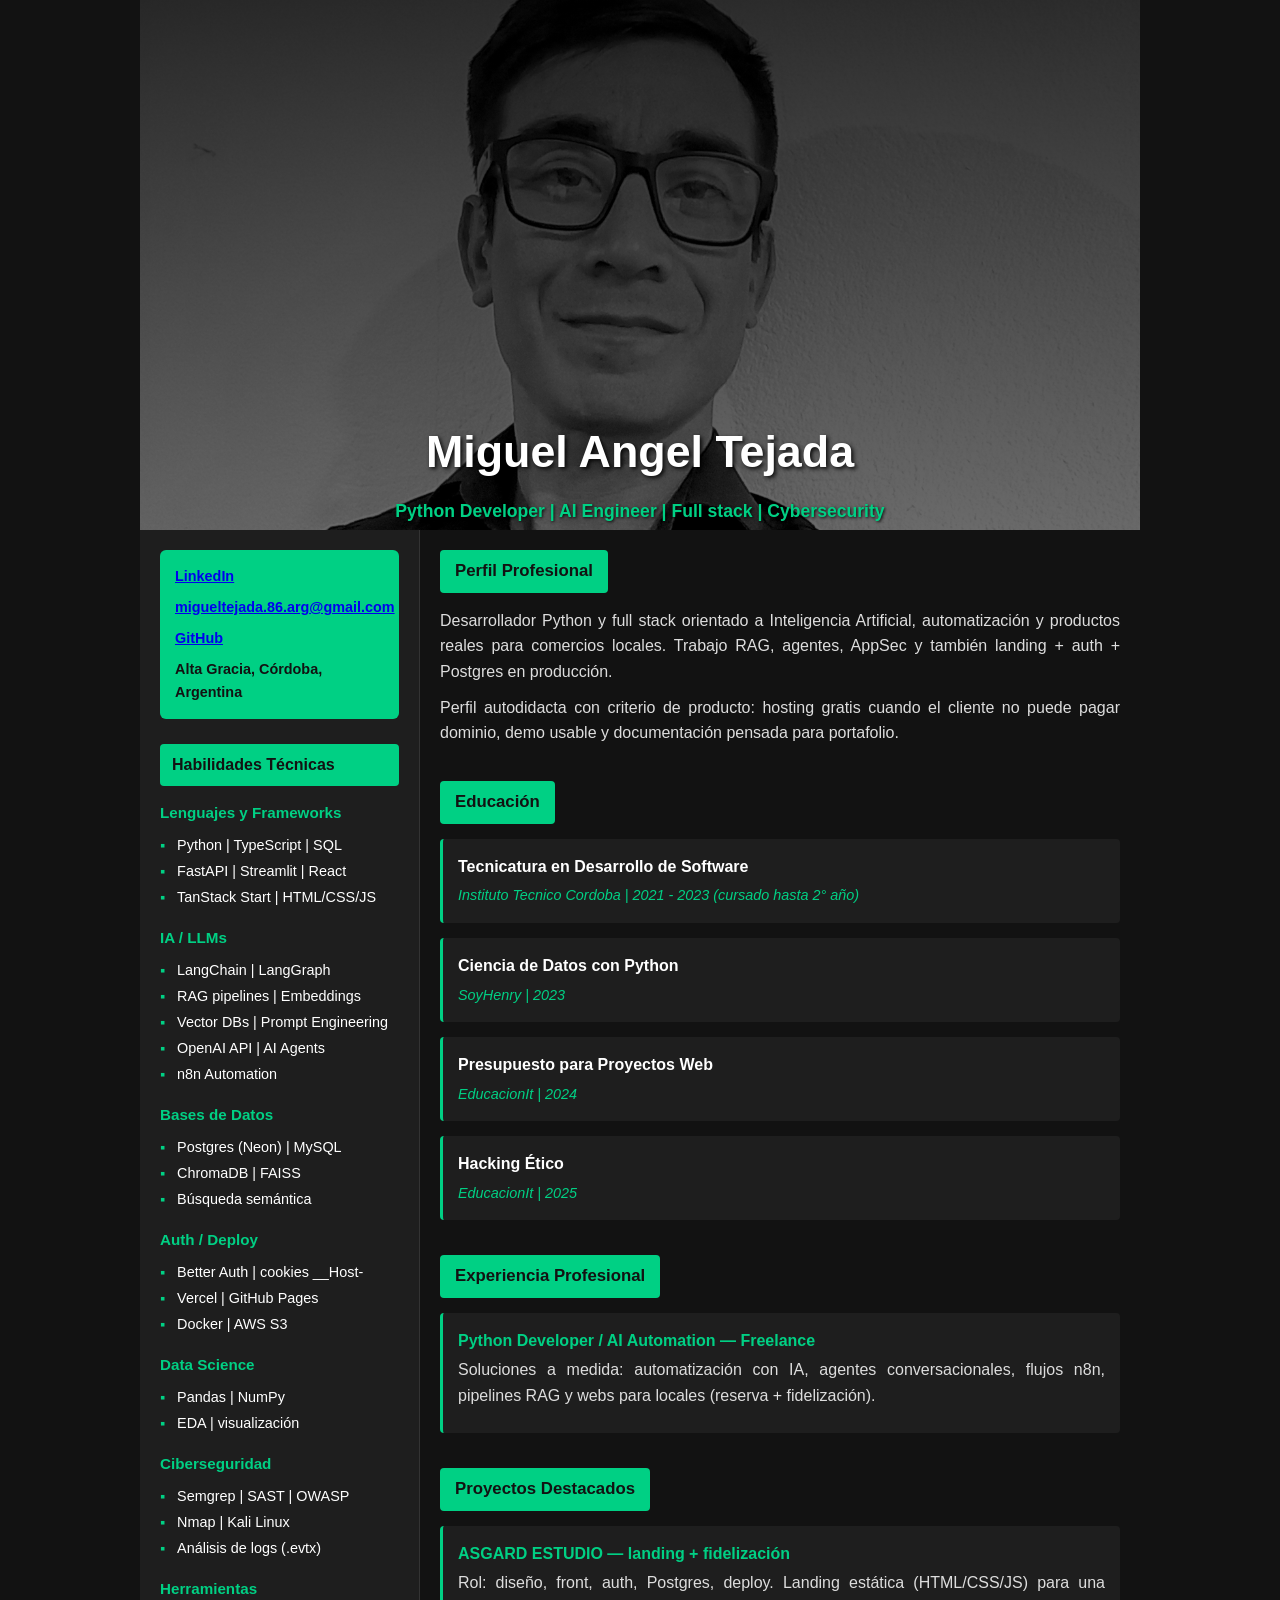
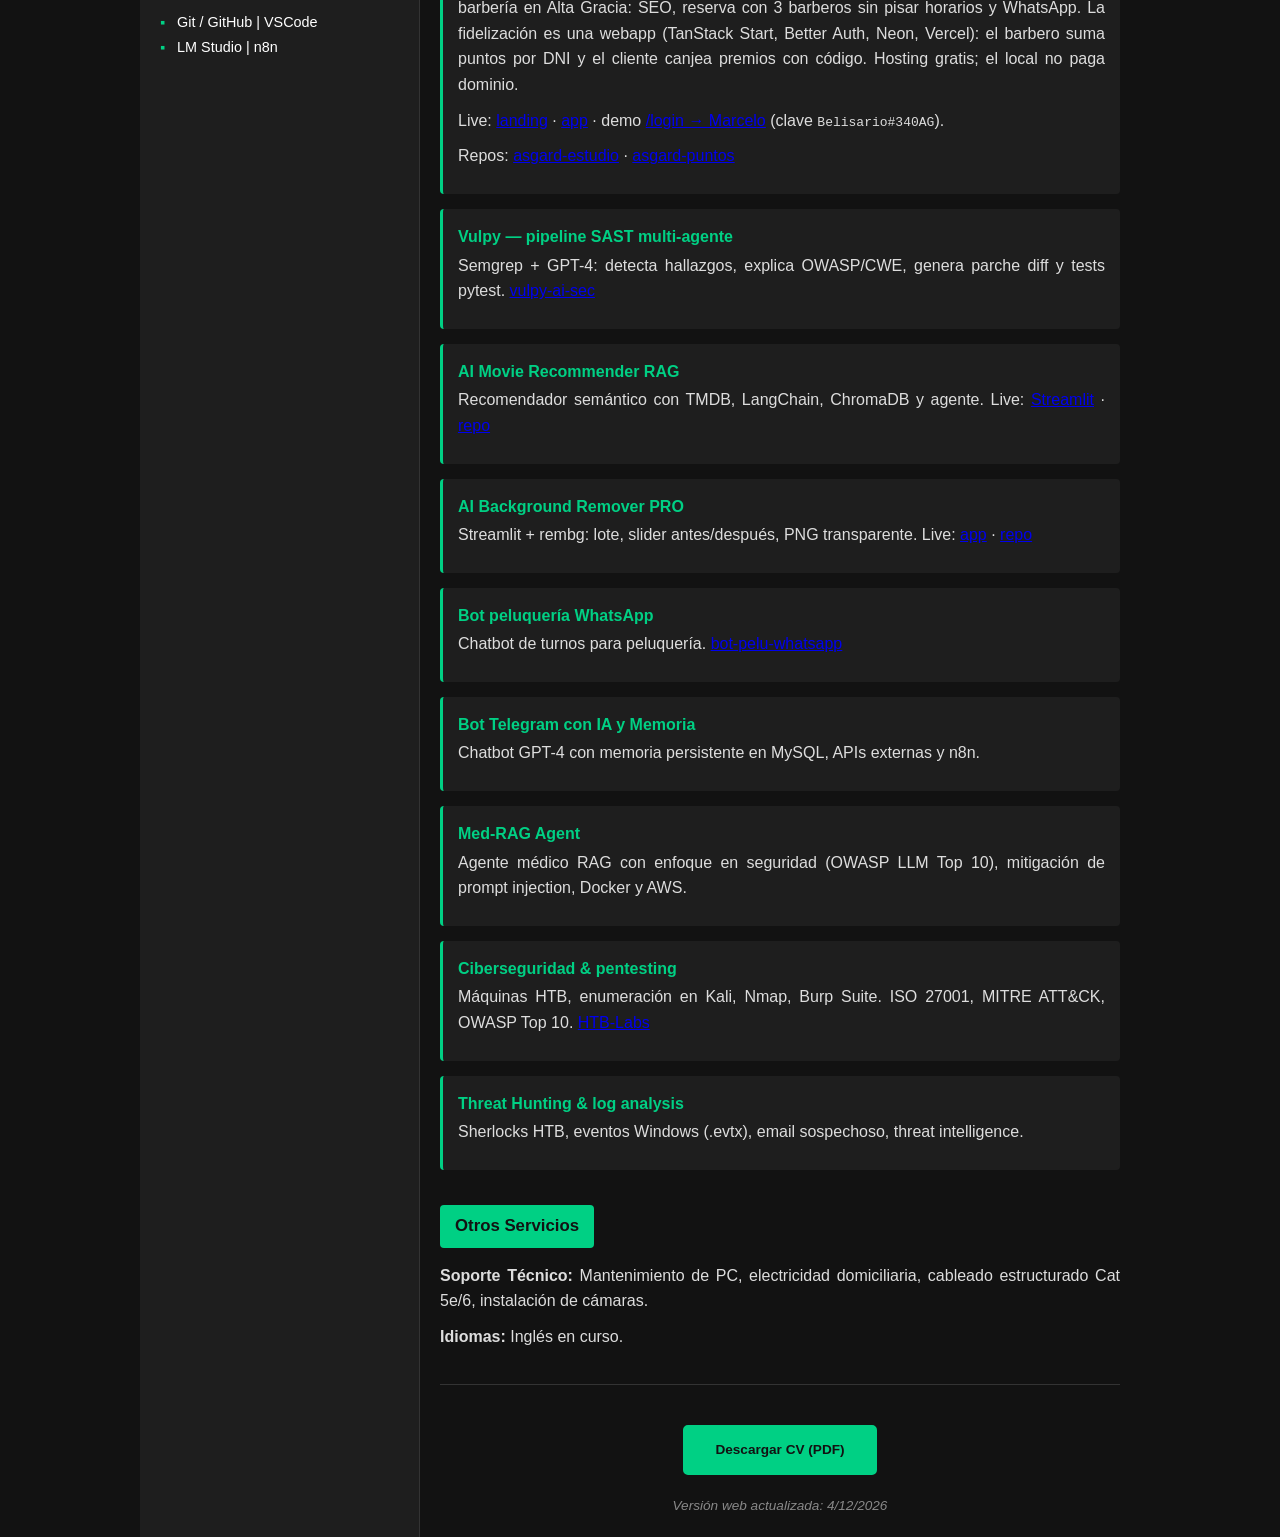
<file: index.html>
<!DOCTYPE html>
<html lang="es">
<head>
    <meta charset="UTF-8">
    <meta name="viewport" content="width=device-width, initial-scale=1.0">
    <title>CV - Miguel Angel Tejada | Python Developer & AI Engineer</title>
    <link rel="stylesheet" href="estilos.css">
</head>
<body>

<div class="container">
    <div class="header-bg">
        <img src="foto-miguel.jpg" alt="Fondo">
    </div>

    <div class="header-content">
        <h1>Miguel Angel Tejada</h1>
        <div class="subtitle">
            Python Developer | AI Engineer | Full stack | Cybersecurity
        </div>
    </div>

    <aside class="sidebar">
        <div class="contact-info">
            <strong>
                <a href="https://linkedin.com/in/migueltejada86" target="_blank" rel="noopener noreferrer">
                    LinkedIn
                </a>
            </strong>

            <strong>
                <a href="mailto:migueltejada.86.arg@gmail.com">
                    migueltejada.86.arg@gmail.com
                </a>
            </strong>

            <strong>
                <a href="https://github.com/Migueltejada86" target="_blank" rel="noopener noreferrer">
                    GitHub
                </a>
            </strong>

            <strong>Alta Gracia, Córdoba, Argentina</strong>
        </div>

        <h2>Habilidades Técnicas</h2>
        <h3>Lenguajes y Frameworks</h3>
        <ul>
            <li>Python | TypeScript | SQL</li>
            <li>FastAPI | Streamlit | React</li>
            <li>TanStack Start | HTML/CSS/JS</li>
        </ul>

        <h3>IA / LLMs</h3>
        <ul>
            <li>LangChain | LangGraph</li>
            <li>RAG pipelines | Embeddings</li>
            <li>Vector DBs | Prompt Engineering</li>
            <li>OpenAI API | AI Agents</li>
            <li>n8n Automation</li>
        </ul>

        <h3>Bases de Datos</h3>
        <ul>
            <li>Postgres (Neon) | MySQL</li>
            <li>ChromaDB | FAISS</li>
            <li>Búsqueda semántica</li>
        </ul>

        <h3>Auth / Deploy</h3>
        <ul>
            <li>Better Auth | cookies __Host-</li>
            <li>Vercel | GitHub Pages</li>
            <li>Docker | AWS S3</li>
        </ul>

        <h3>Data Science</h3>
        <ul>
            <li>Pandas | NumPy</li>
            <li>EDA | visualización</li>
        </ul>

        <h3>Ciberseguridad</h3>
        <ul>
            <li>Semgrep | SAST | OWASP</li>
            <li>Nmap | Kali Linux</li>
            <li>Análisis de logs (.evtx)</li>
        </ul>

        <h3>Herramientas</h3>
        <ul>
            <li>Git / GitHub | VSCode</li>
            <li>LM Studio | n8n</li>
        </ul>
    </aside>

    <main class="main">
        <div class="section">
            <div class="section-title">Perfil Profesional</div>
            <p>
                Desarrollador Python y full stack orientado a Inteligencia Artificial,
                automatización y productos reales para comercios locales.
                Trabajo RAG, agentes, AppSec y también landing + auth + Postgres en producción.
            </p>
            <p>
                Perfil autodidacta con criterio de producto: hosting gratis cuando el cliente
                no puede pagar dominio, demo usable y documentación pensada para portafolio.
            </p>
        </div>

        <div class="section">
            <div class="section-title">Educación</div>
            <div class="education-item">
                <strong>Tecnicatura en Desarrollo de Software</strong>
                <em>Instituto Tecnico Cordoba | 2021 - 2023 (cursado hasta 2° año)</em>
            </div>
            <div class="education-item">
                <strong>Ciencia de Datos con Python</strong>
                <em>SoyHenry | 2023</em>
            </div>
            <div class="education-item">
                <strong>Presupuesto para Proyectos Web</strong>
                <em>EducacionIt | 2024</em>
            </div>
            <div class="education-item">
                <strong>Hacking Ético</strong>
                <em>EducacionIt | 2025</em>
            </div>
        </div>

        <div class="section">
            <div class="section-title">Experiencia Profesional</div>
            <div class="project-item">
                <strong>Python Developer / AI Automation — Freelance</strong>
                <p>
                    Soluciones a medida: automatización con IA, agentes conversacionales,
                    flujos n8n, pipelines RAG y webs para locales (reserva + fidelización).
                </p>
            </div>
        </div>

        <div class="section">
            <div class="section-title">Proyectos Destacados</div>

            <div class="project-item">
                <strong>ASGARD ESTUDIO — landing + fidelización</strong>
                <p>
                    Rol: diseño, front, auth, Postgres, deploy.
                    Landing estática (HTML/CSS/JS) para una barbería en Alta Gracia:
                    SEO, reserva con 3 barberos sin pisar horarios y WhatsApp.
                    La fidelización es una webapp (TanStack Start, Better Auth, Neon, Vercel):
                    el barbero suma puntos por DNI y el cliente canjea premios con código.
                    Hosting gratis; el local no paga dominio.
                </p>
                <p>
                    Live:
                    <a href="https://migueltejada86.github.io/asgard-estudio/" target="_blank" rel="noopener noreferrer">landing</a>
                    ·
                    <a href="https://asgard-puntos-d2ru.vercel.app" target="_blank" rel="noopener noreferrer">app</a>
                    · demo
                    <a href="https://asgard-puntos-d2ru.vercel.app/login" target="_blank" rel="noopener noreferrer">/login → Marcelo</a>
                    (clave <code>Belisario#340AG</code>).
                </p>
                <p>
                    Repos:
                    <a href="https://github.com/Migueltejada86/asgard-estudio" target="_blank" rel="noopener noreferrer">asgard-estudio</a>
                    ·
                    <a href="https://github.com/Migueltejada86/asgard-puntos" target="_blank" rel="noopener noreferrer">asgard-puntos</a>
                </p>
            </div>

            <div class="project-item">
                <strong>Vulpy — pipeline SAST multi-agente</strong>
                <p>
                    Semgrep + GPT-4: detecta hallazgos, explica OWASP/CWE, genera parche diff y tests pytest.
                    <a href="https://github.com/Migueltejada86/vulpy-ai-sec" target="_blank" rel="noopener noreferrer">vulpy-ai-sec</a>
                </p>
            </div>

            <div class="project-item">
                <strong>AI Movie Recommender RAG</strong>
                <p>
                    Recomendador semántico con TMDB, LangChain, ChromaDB y agente.
                    Live:
                    <a href="https://ai-movie-recommender-rag-migue.streamlit.app" target="_blank" rel="noopener noreferrer">Streamlit</a>
                    ·
                    <a href="https://github.com/Migueltejada86/ai-movie-recommender-rag" target="_blank" rel="noopener noreferrer">repo</a>
                </p>
            </div>

            <div class="project-item">
                <strong>AI Background Remover PRO</strong>
                <p>
                    Streamlit + rembg: lote, slider antes/después, PNG transparente.
                    Live:
                    <a href="https://removedor-de-fondo-app.streamlit.app/" target="_blank" rel="noopener noreferrer">app</a>
                    ·
                    <a href="https://github.com/Migueltejada86/removedor_defondo_Streamlit" target="_blank" rel="noopener noreferrer">repo</a>
                </p>
            </div>

            <div class="project-item">
                <strong>Bot peluquería WhatsApp</strong>
                <p>
                    Chatbot de turnos para peluquería.
                    <a href="https://github.com/Migueltejada86/bot-pelu-whatsapp" target="_blank" rel="noopener noreferrer">bot-pelu-whatsapp</a>
                </p>
            </div>

            <div class="project-item">
                <strong>Bot Telegram con IA y Memoria</strong>
                <p>
                    Chatbot GPT-4 con memoria persistente en MySQL, APIs externas y n8n.
                </p>
            </div>

            <div class="project-item">
                <strong>Med-RAG Agent</strong>
                <p>
                    Agente médico RAG con enfoque en seguridad (OWASP LLM Top 10),
                    mitigación de prompt injection, Docker y AWS.
                </p>
            </div>

            <div class="project-item">
                <strong>Ciberseguridad & pentesting</strong>
                <p>
                    Máquinas HTB, enumeración en Kali, Nmap, Burp Suite.
                    ISO 27001, MITRE ATT&CK, OWASP Top 10.
                    <a href="https://github.com/Migueltejada86/HTB-Labs" target="_blank" rel="noopener noreferrer">HTB-Labs</a>
                </p>
            </div>

            <div class="project-item">
                <strong>Threat Hunting & log analysis</strong>
                <p>
                    Sherlocks HTB, eventos Windows (.evtx), email sospechoso, threat intelligence.
                </p>
            </div>
        </div>

        <div class="section">
            <div class="section-title">Otros Servicios</div>
            <p>
                <strong>Soporte Técnico:</strong> Mantenimiento de PC, electricidad domiciliaria,
                cableado estructurado Cat 5e/6, instalación de cámaras.
            </p>
            <p>
                <strong>Idiomas:</strong> Inglés en curso.
            </p>
        </div>

        <div class="footer">
           <a href="cv/MIGUEL_ANGEL_TEJADA.pdf"
            class="download-btn"
            target="_blank" rel="noopener noreferrer">
             Descargar CV (PDF)
            </a>
            <p style="margin-top: 20px;">
                <em>Versión web actualizada: <span id="fecha"></span></em>
            </p>
        </div>
    </main>
</div>

<script>
    document.getElementById('fecha').innerText = new Date().toLocaleDateString('es-AR');
</script>

</body>
</html>
</file>
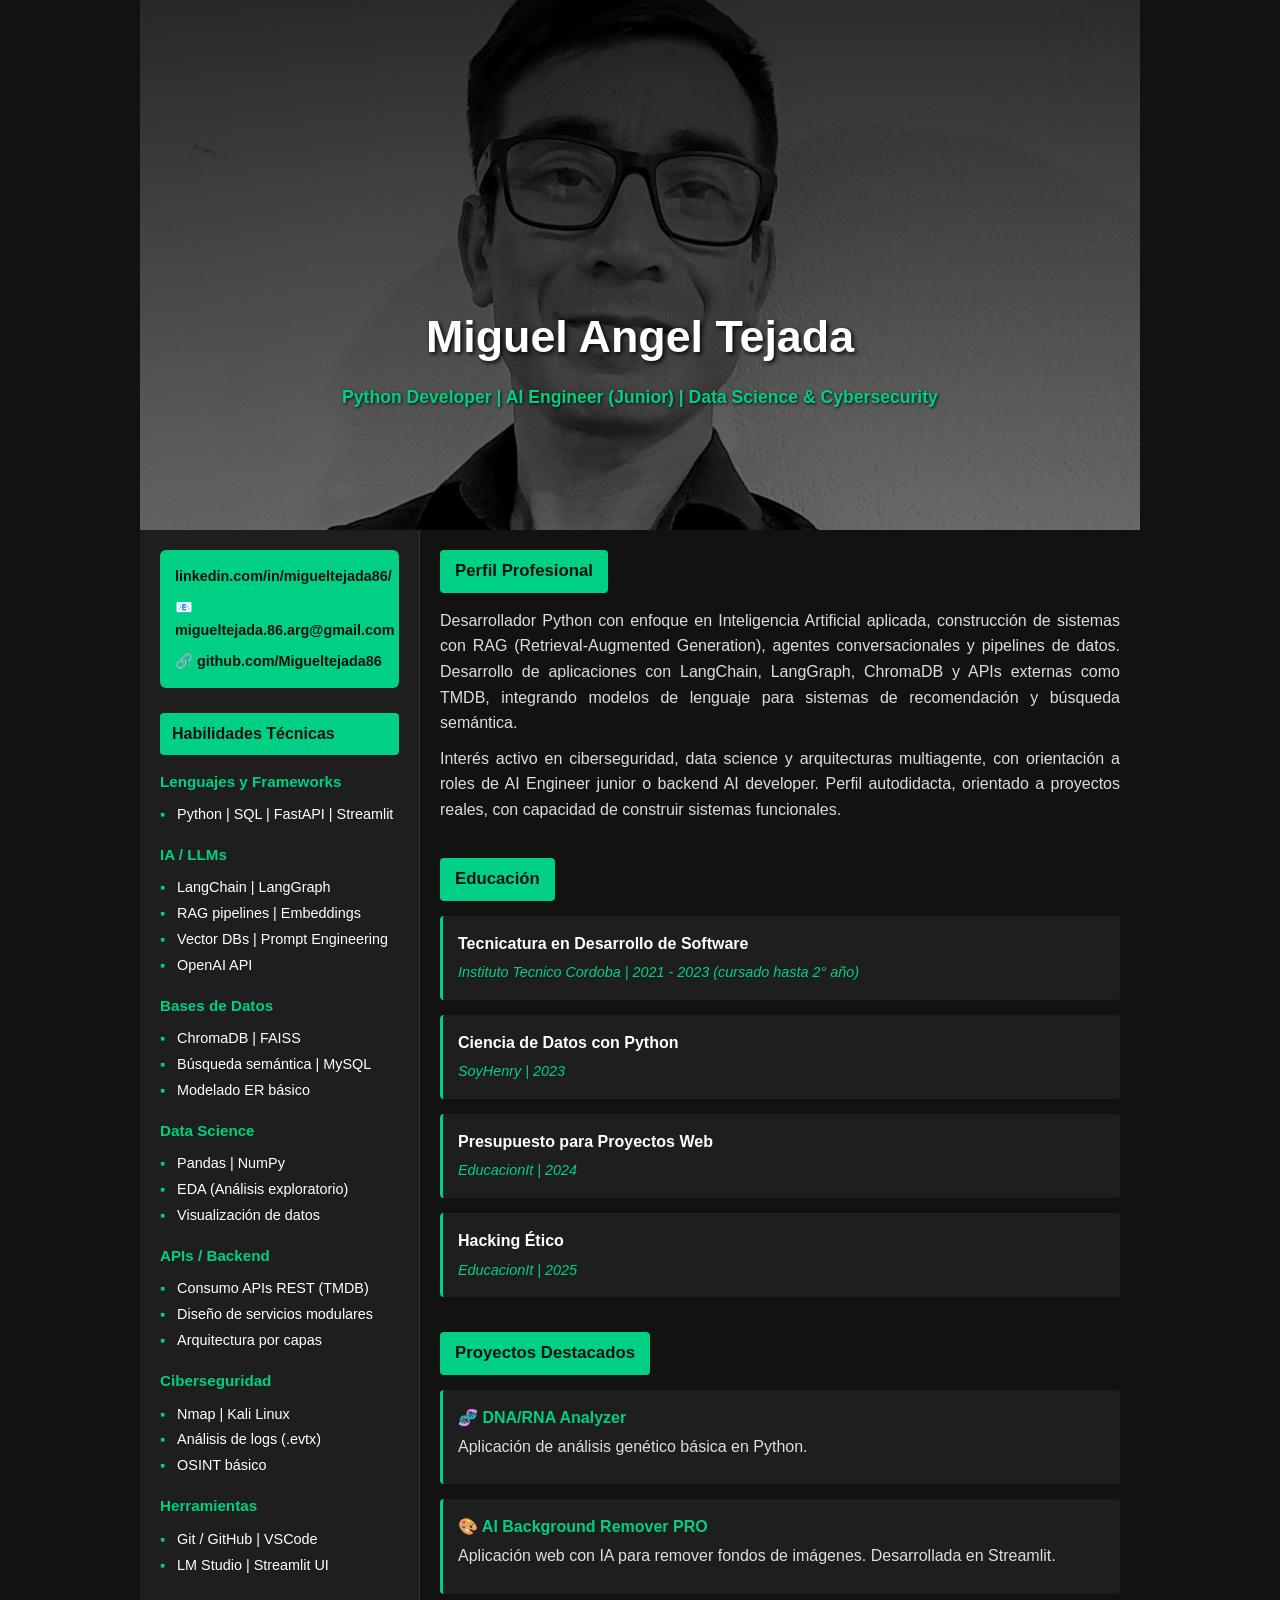
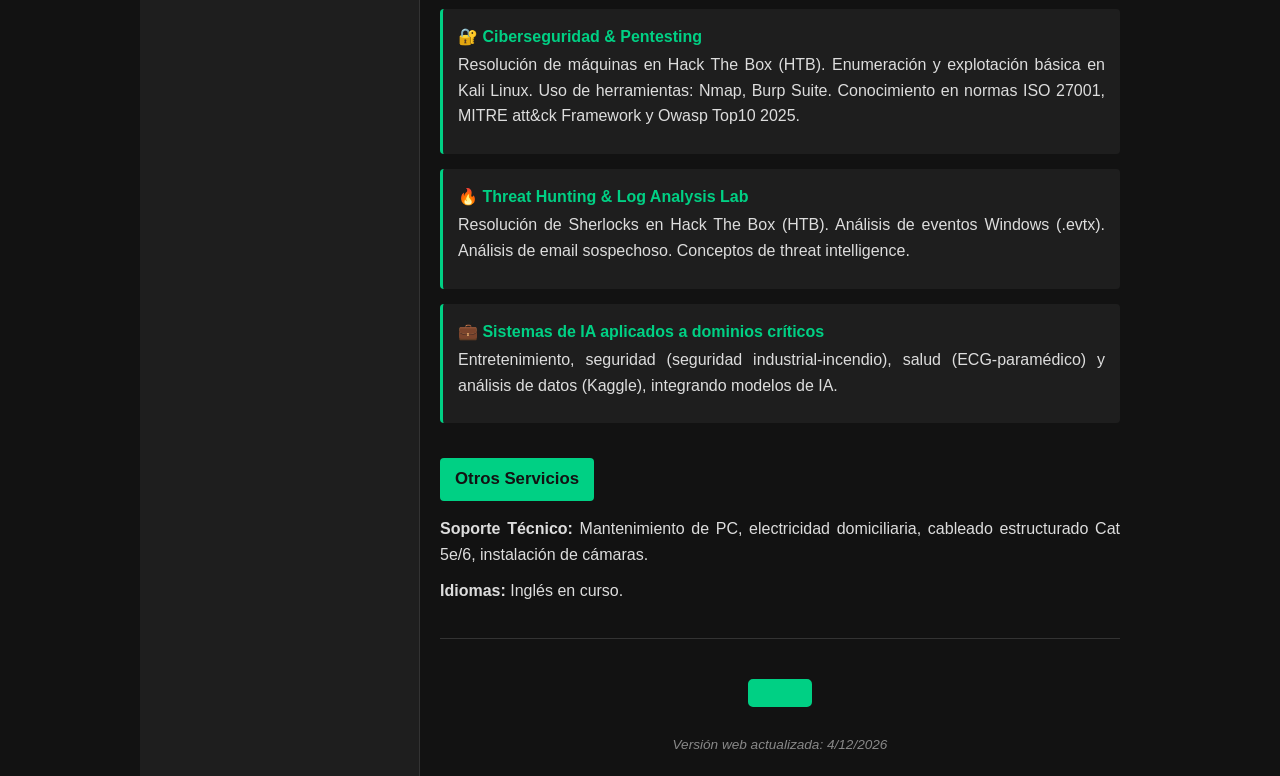
<file: miguel.html>
<!DOCTYPE html>
<html lang="es">
<head>
    <meta charset="UTF-8">
    <meta name="viewport" content="width=device-width, initial-scale=1.0">
    <title>CV - Miguel Angel Tejada | Python Developer & AI Engineer</title>
    <link rel="stylesheet" href="estilos.css">
</head>
<body>

<div class="container">
    <!-- IMAGEN DE FONDO (Ocupa todo el ancho) -->
    <div class="header-bg">
        <img src="foto-miguel.jpg" alt="Fondo">
    </div>

    <!-- CONTENIDO DEL NOMBRE (Superpuesto al fondo) -->
    <div class="header-content">
        <h1>Miguel Angel Tejada</h1>
        <div class="subtitle">Python Developer | AI Engineer (Junior) | Data Science & Cybersecurity</div>
    </div>

    <!-- SIDEBAR -->
    <aside class="sidebar">
        <!-- CONTACTO (Alineado con "Perfil Profesional") -->
        <div class="contact-info">
            <strong>linkedin.com/in/migueltejada86/</strong>
            <strong>📧 migueltejada.86.arg@gmail.com</strong>
            <strong>🔗 github.com/Migueltejada86</strong>
        </div>

        <h2>Habilidades Técnicas</h2>
        <h3>Lenguajes y Frameworks</h3>
        <ul>
            <li>Python | SQL | FastAPI | Streamlit</li>
        </ul>

        <h3>IA / LLMs</h3>
        <ul>
            <li>LangChain | LangGraph</li>
            <li>RAG pipelines | Embeddings</li>
            <li>Vector DBs | Prompt Engineering</li>
            <li>OpenAI API</li>
        </ul>

        <h3>Bases de Datos</h3>
        <ul>
            <li>ChromaDB | FAISS</li>
            <li>Búsqueda semántica | MySQL</li>
            <li>Modelado ER básico</li>
        </ul>

        <h3>Data Science</h3>
        <ul>
            <li>Pandas | NumPy</li>
            <li>EDA (Análisis exploratorio)</li>
            <li>Visualización de datos</li>
        </ul>

        <h3>APIs / Backend</h3>
        <ul>
            <li>Consumo APIs REST (TMDB)</li>
            <li>Diseño de servicios modulares</li>
            <li>Arquitectura por capas</li>
        </ul>

        <h3>Ciberseguridad</h3>
        <ul>
            <li>Nmap | Kali Linux</li>
            <li>Análisis de logs (.evtx)</li>
            <li>OSINT básico</li>
        </ul>

        <h3>Herramientas</h3>
        <ul>
            <li>Git / GitHub | VSCode</li>
            <li>LM Studio | Streamlit UI</li>
        </ul>
    </aside>

    <!-- CONTENIDO PRINCIPAL -->
    <main class="main">
        <div class="section">
            <div class="section-title">Perfil Profesional</div>
            <p>
                Desarrollador Python con enfoque en Inteligencia Artificial aplicada, construcción de sistemas con RAG 
                (Retrieval-Augmented Generation), agentes conversacionales y pipelines de datos. Desarrollo de aplicaciones 
                con LangChain, LangGraph, ChromaDB y APIs externas como TMDB, integrando modelos de lenguaje para sistemas 
                de recomendación y búsqueda semántica.
            </p>
            <p>
                Interés activo en ciberseguridad, data science y arquitecturas multiagente, con orientación a roles de 
                AI Engineer junior o backend AI developer. Perfil autodidacta, orientado a proyectos reales, con capacidad 
                de construir sistemas funcionales.
            </p>
        </div>

        <div class="section">
            <div class="section-title">Educación</div>
            <div class="education-item">
                <strong>Tecnicatura en Desarrollo de Software</strong>
                <em>Instituto Tecnico Cordoba | 2021 - 2023 (cursado hasta 2° año)</em>
            </div>
            <div class="education-item">
                <strong>Ciencia de Datos con Python</strong>
                <em>SoyHenry | 2023</em>
            </div>
            <div class="education-item">
                <strong>Presupuesto para Proyectos Web</strong>
                <em>EducacionIt | 2024</em>
            </div>
            <div class="education-item">
                <strong>Hacking Ético</strong>
                <em>EducacionIt | 2025</em>
            </div>
        </div>

        <div class="section">
            <div class="section-title">Proyectos Destacados</div>
            
            <div class="project-item">
                <strong>🧬 DNA/RNA Analyzer</strong>
                <p>Aplicación de análisis genético básica en Python.</p>
            </div>

            <div class="project-item">
                <strong>🎨 AI Background Remover PRO</strong>
                <p>Aplicación web con IA para remover fondos de imágenes. Desarrollada en Streamlit.</p>
            </div>

            <div class="project-item">
                <strong>🔐 Ciberseguridad & Pentesting</strong>
                <p>Resolución de máquinas en Hack The Box (HTB). Enumeración y explotación básica en Kali Linux. 
                Uso de herramientas: Nmap, Burp Suite. Conocimiento en normas ISO 27001, MITRE att&ck Framework y 
                Owasp Top10 2025.</p>
            </div>

            <div class="project-item">
                <strong>🔥 Threat Hunting & Log Analysis Lab</strong>
                <p>Resolución de Sherlocks en Hack The Box (HTB). Análisis de eventos Windows (.evtx). 
                Análisis de email sospechoso. Conceptos de threat intelligence.</p>
            </div>

            <div class="project-item">
                <strong>💼 Sistemas de IA aplicados a dominios críticos</strong>
                <p>Entretenimiento, seguridad (seguridad industrial-incendio), salud (ECG-paramédico) y análisis de datos (Kaggle), 
                integrando modelos de IA.</p>
            </div>
        </div>

        <div class="section">
            <div class="section-title">Otros Servicios</div>
            <p>
                <strong>Soporte Técnico:</strong> Mantenimiento de PC, electricidad domiciliaria, 
                cableado estructurado Cat 5e/6, instalación de cámaras.
            </p>
            <p>
                <strong>Idiomas:</strong> Inglés en curso.
            </p>
        </div>

        <div class="footer">
           <a href="cv/curriculum.pdf"
            class="download-btn"
            target="_blank">
            </a>
            <p style="margin-top: 20px;">
                <em>Versión web actualizada: <span id="fecha"></span></em>
            </p>
        </div>
    </main>
</div>

<script>
    document.getElementById('fecha').innerText = new Date().toLocaleDateString('es-AR');
</script>

</body>
</html>
</file>
<file: estilos.css>
:root {
    --primary: #121212;
    --text: #ffffff;
    --accent: #00d084;
    --accent-hover: #00a86b;
    --card-bg: #1e1e1e;
    --border: #333333;
}

* { margin: 0; padding: 0; box-sizing: border-box; }

body {
    font-family: 'Segoe UI', Tahoma, Geneva, Verdana, sans-serif;
    background-color: var(--primary);
    color: var(--text);
    line-height: 1.6;
}

.container {
    max-width: 1000px;
    margin: 0 auto;
    background: var(--primary);
    min-height: 100vh;
    display: grid;
    grid-template-columns: 280px 1fr;
    position: relative;
}
/* IMAGEN DE FONDO (Ocupa todo el ancho) */
.header-bg {
    grid-column: 1 / -1;
    position: relative;
    width: 100%;
    height: 530px; 
    overflow: hidden;
    margin-bottom: 0;
}

.header-bg img {
    width: 100%;
    height: 100%;
    object-fit: cover; 
    object-position: center top; 
    display: block;
    filter: grayscale(100%) brightness(0.6); 
}

.header-bg::before {
    content: '';
    position: absolute;
    top: 0;
    left: 0;
    width: 100%;
    height: 100%;
    background: linear-gradient(to bottom, rgba(0,0,0,0.7), rgba(0,0,0,0.3));
    z-index: 1;
}

/* SIDEBAR */
.sidebar {
    background: var(--card-bg);
    color: var(--text);
    padding: 20px;
    border-right: 1px solid var(--border);
    position: relative;
    z-index: 2;
    margin-top: 0;
}

.sidebar .contact-info {
    background: var(--accent);
    color: var(--primary);
    padding: 15px;
    border-radius: 6px;
    margin-bottom: 20px;
    font-size: 0.9em;
    margin-top: 0px; 
}

.sidebar .contact-info strong { display: block; margin-top: 8px; }
.sidebar .contact-info strong:first-child { margin-top: 0; }

.sidebar h2 {
    background: var(--accent);
    color: var(--primary);
    padding: 8px 12px;
    border-radius: 4px;
    margin-top: 25px;
    margin-bottom: 15px;
    font-size: 1em;
    font-weight: bold;
}

.sidebar h3 {
    color: var(--accent);
    font-size: 0.95em;
    margin-top: 15px;
    margin-bottom: 8px;
}

.sidebar ul {
    list-style: none;
    font-size: 0.9em;
    line-height: 1.8;
}

.sidebar li:before {
    content: "▪ ";
    color: var(--accent);
    font-weight: bold;
    margin-right: 8px;
}

/* CONTENIDO PRINCIPAL */
.main {
    padding: 20px;
    position: relative;
    z-index: 2;
}

.header-content {
    position: absolute;
    top: 15%; 
    left: 50%;
    transform: translate(-50%, -50%);
    text-align: center;
    z-index: 3;
    width: 100%;
}

.header-content h1 {
    font-size: 2.8em;
    color: var(--text);
    margin-bottom: 10px;
    text-shadow: 2px 2px 4px rgba(0,0,0,0.9);
}

.header-content .subtitle {
    font-size: 1.1em;
    color: var(--accent);
    font-weight: 600;
    text-shadow: 1px 1px 3px rgba(0,0,0,0.9);
}

.section {
    margin-bottom: 35px;
}

.section-title {
    background: var(--accent);
    color: var(--primary);
    padding: 8px 15px;
    display: inline-block;
    border-radius: 4px;
    margin-bottom: 15px;
    font-weight: bold;
    font-size: 1.05em;
}

.section p {
    text-align: justify;
    margin-bottom: 10px;
    color: #ddd;
}

.education-item, .project-item {
    margin-bottom: 15px;
    padding: 15px;
    border-left: 3px solid var(--accent);
    background: var(--card-bg);
    border-radius: 4px;
}

.education-item strong, .project-item strong {
    color: var(--text);
    display: block;
    margin-bottom: 3px;
}

.education-item em, .project-item em {
    color: var(--accent);
    font-size: 0.9em;
}

.project-item strong {
    color: var(--accent);
}

.download-btn {
    display: inline-block;
    background: var(--accent);
    color: var(--primary);
    padding: 12px 30px;
    text-decoration: none;
    font-weight: bold;
    border-radius: 5px;
    transition: all 0.3s;
    border: 2px solid var(--accent);
    text-align: center;
    margin-top: 20px;
}

.download-btn:hover {
    background: var(--primary);
    color: var(--accent);
}

.footer {
    text-align: center;
    color: #888;
    font-size: 0.85em;
    margin-top: 30px;
    padding-top: 20px;
    border-top: 1px solid var(--border);
}

/* RESPONSIVE */
@media (max-width: 768px) {
    .container {
        grid-template-columns: 1fr;
    }
    .sidebar {
        border-right: none;
        border-bottom: 1px solid var(--border);
        margin-top: 0;
    }
    .sidebar .contact-info {
        margin-top: 20px;
    }
    .header-content h1 { font-size: 2em; }
    .main { padding: 20px; }
    .header-bg { height: 180px; }
}
</file>
